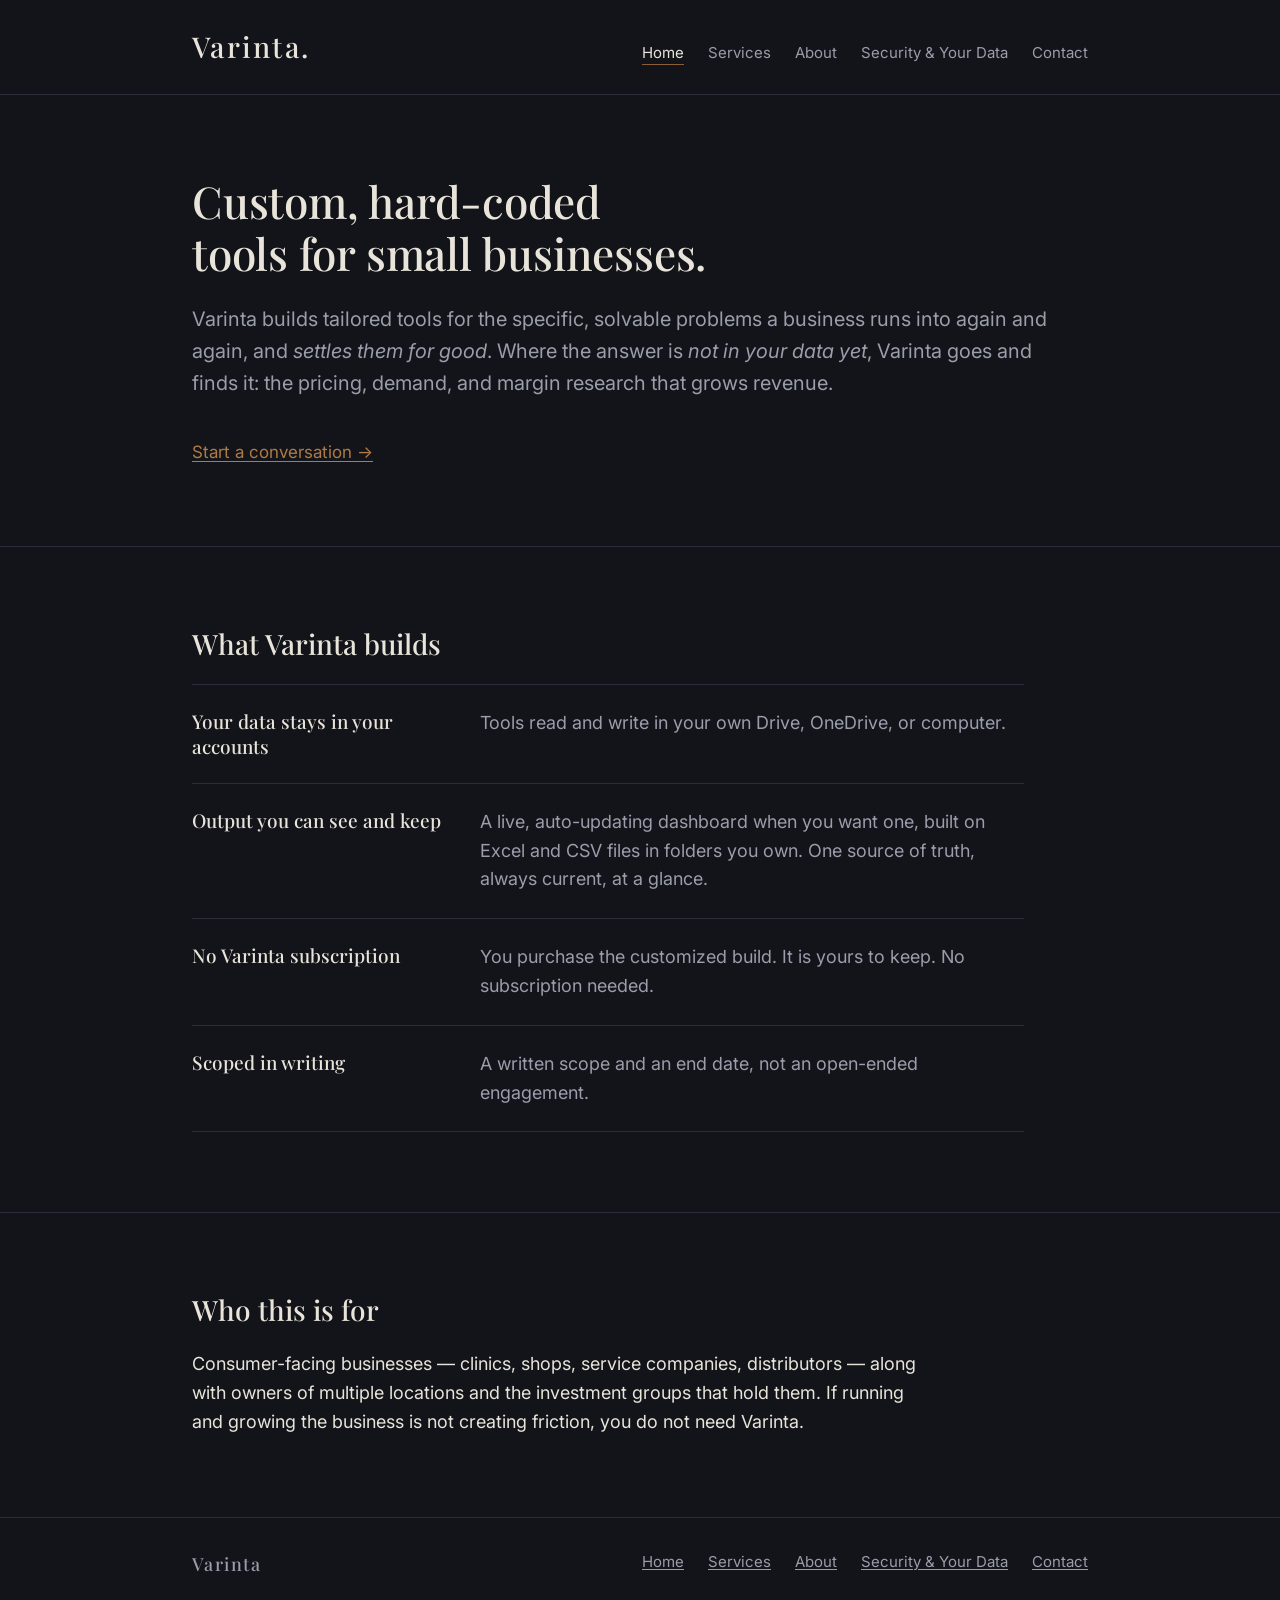
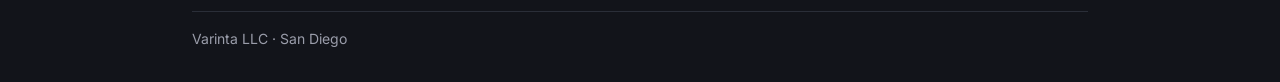
<file: index.html>
<!DOCTYPE html>
<html lang="en">
<head>
<meta charset="utf-8">
<meta name="viewport" content="width=device-width, initial-scale=1">
<title>Varinta — Custom, hard-coded tools for small businesses</title>
<meta name="description" content="Varinta builds custom, hard-coded tools for consumer-facing small businesses. Purchasing, sales, and operations data turned into answers. Not an AI wrapper.">
<link rel="canonical" href="https://varintallc.com/">
<meta property="og:type" content="website">
<meta property="og:site_name" content="Varinta">
<meta property="og:url" content="https://varintallc.com/">
<meta property="og:title" content="Varinta — Custom, hard-coded tools for small businesses">
<meta property="og:description" content="Custom, hard-coded tools for consumer-facing small businesses. Purchasing, sales, and operations data turned into answers. Not an AI wrapper.">
<meta property="og:image" content="https://varintallc.com/favicon.svg">
<meta name="twitter:card" content="summary">
<link rel="icon" href="favicon.svg" type="image/svg+xml">
<link rel="preconnect" href="https://fonts.googleapis.com">
<link rel="preconnect" href="https://fonts.gstatic.com" crossorigin>
<link rel="stylesheet" href="https://fonts.googleapis.com/css2?family=Inter:ital,wght@0,400;0,600;1,400&family=Playfair+Display:wght@500;600&display=swap">
<link rel="stylesheet" href="styles.css">
</head>
<body>

<a class="skip-link" href="#main">Skip to main content</a>

<header class="site-header">
  <div class="container site-header__inner">
    <a class="wordmark" href="index.html">Varinta.</a>
    <nav class="site-nav" aria-label="Main">
      <ul>
        <li><a href="index.html" aria-current="page">Home</a></li>
        <li><a href="services.html">Services</a></li>
        <li><a href="about.html">About</a></li>
        <li><a href="security.html">Security &amp; Your Data</a></li>
        <li><a href="contact.html">Contact</a></li>
      </ul>
    </nav>
  </div>
</header>

<main id="main">

  <section class="hero">
    <div class="container">
      <h1>Custom, hard-coded tools for small businesses.</h1>
      <p class="lead">Varinta builds tailored tools for the specific, solvable problems a business runs into again and again, and <em>settles them for good</em>. Where the answer is <em>not in your data yet</em>, Varinta goes and finds it: the pricing, demand, and margin research that grows revenue.</p>
      <p class="mb-0"><a class="cta" href="contact.html">Start a conversation &rarr;</a></p>
    </div>
  </section>

  <section class="section">
    <div class="container">
      <h2>What Varinta builds</h2>
      <dl class="deflist">
        <div>
          <dt>Your data stays in your accounts</dt>
          <dd>Tools read and write in your own Drive, OneDrive, or computer.</dd>
        </div>
        <div>
          <dt>Output you can see and keep</dt>
          <dd>A live, auto-updating dashboard when you want one, built on Excel and CSV files in folders you own. One source of truth, always current, at a glance.</dd>
        </div>
        <div>
          <dt>No Varinta subscription</dt>
          <dd>You purchase the customized build. It is yours to keep. No subscription needed.</dd>
        </div>
        <div>
          <dt>Scoped in writing</dt>
          <dd>A written scope and an end date, not an open-ended engagement.</dd>
        </div>
      </dl>
    </div>
  </section>

  <section class="section">
    <div class="container">
      <h2>Who this is for</h2>
      <p class="prose mb-0">Consumer-facing businesses &mdash; clinics, shops, service companies, distributors &mdash; along with owners of multiple locations and the investment groups that hold them. If running and growing the business is not creating friction, you do not need Varinta.</p>
    </div>
  </section>

  <!-- [PLACEHOLDER] Client proof. Client logos, a short testimonial, or a
       one-paragraph result summary may be added here as a fourth section once
       the first reference build is complete AND written permission to name the
       client is on file. Kept as a comment rather than an empty box so the home
       page stays clean. Do not publish anything unverified. -->

</main>

<footer class="site-footer">
  <div class="container site-footer__inner">
    <div>
      <a class="wordmark" href="index.html">Varinta</a>
    </div>
    <nav aria-label="Footer">
      <ul>
        <li><a href="index.html">Home</a></li>
        <li><a href="services.html">Services</a></li>
        <li><a href="about.html">About</a></li>
        <li><a href="security.html">Security &amp; Your Data</a></li>
        <li><a href="contact.html">Contact</a></li>
      </ul>
    </nav>
  </div>
  <div class="container">
    <p class="site-footer__legal mb-0">Varinta LLC &middot; San Diego</p>
  </div>
</footer>

</body>
</html>
</file>
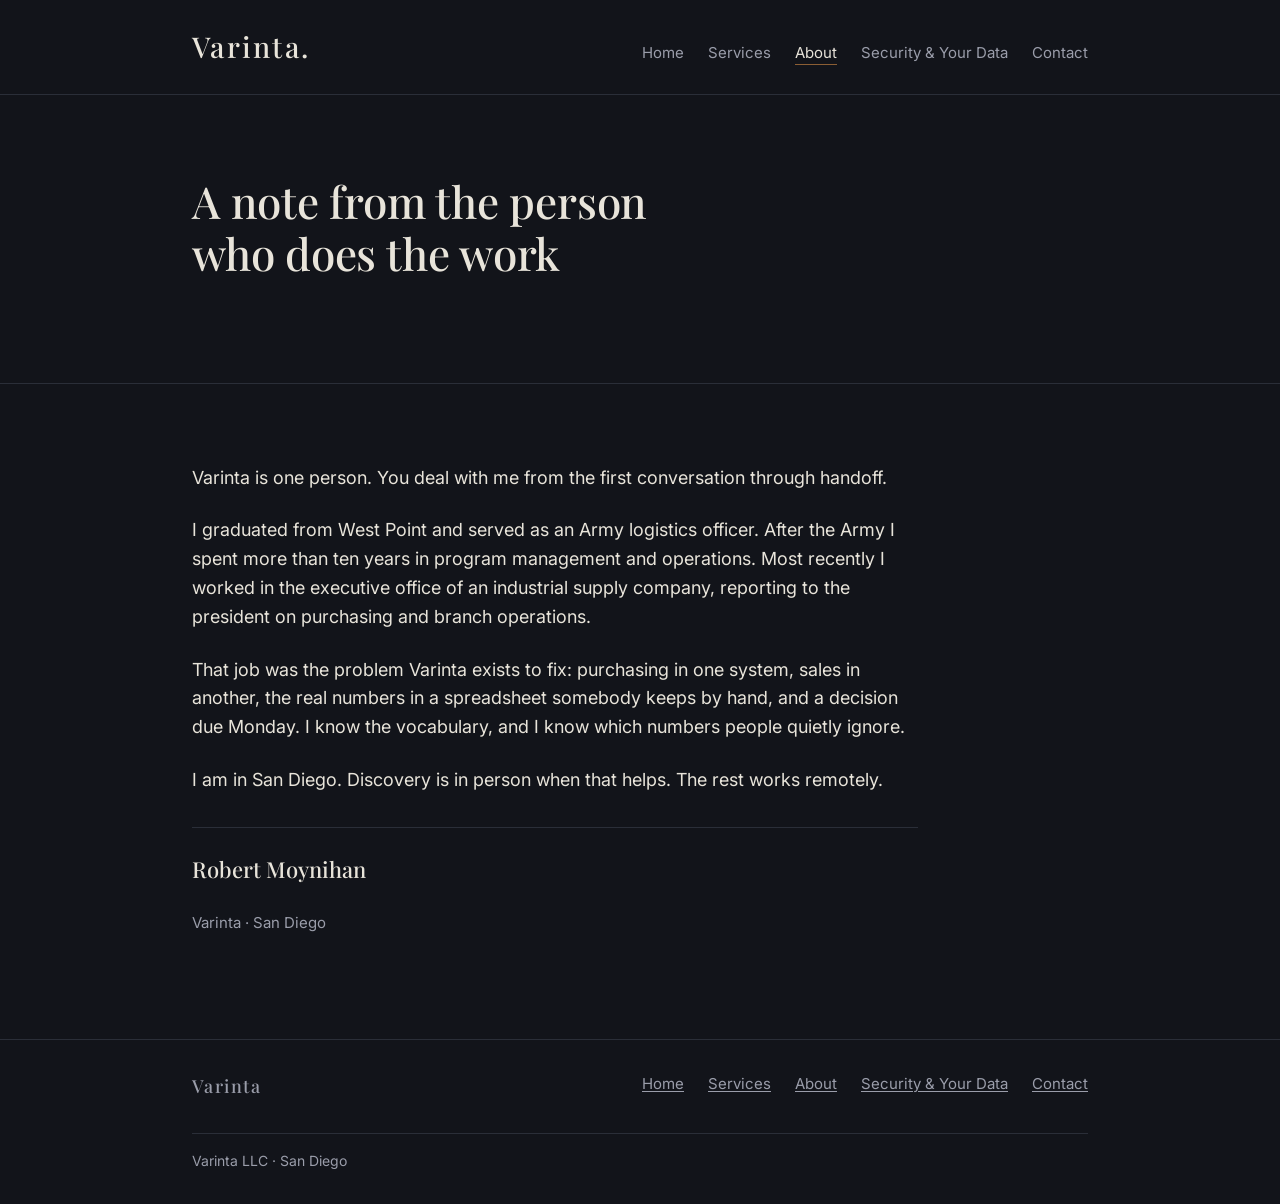
<file: about.html>
<!DOCTYPE html>
<html lang="en">
<head>
<meta charset="utf-8">
<meta name="viewport" content="width=device-width, initial-scale=1">
<title>About — Varinta</title>
<meta name="description" content="Varinta is run by a West Point graduate and former U.S. Army logistics officer with 10+ years in program management and operations, including work in the executive office of an industrial supply company. Based in San Diego.">
<link rel="canonical" href="https://varintallc.com/about.html">
<meta property="og:type" content="website">
<meta property="og:site_name" content="Varinta">
<meta property="og:url" content="https://varintallc.com/about.html">
<meta property="og:title" content="About — Varinta">
<meta property="og:description" content="West Point graduate, former Army logistics officer, 10+ years in program management and operations, including work in the executive office of an industrial supply company. San Diego.">
<meta property="og:image" content="https://varintallc.com/favicon.svg">
<meta name="twitter:card" content="summary">
<link rel="icon" href="favicon.svg" type="image/svg+xml">
<link rel="preconnect" href="https://fonts.googleapis.com">
<link rel="preconnect" href="https://fonts.gstatic.com" crossorigin>
<link rel="stylesheet" href="https://fonts.googleapis.com/css2?family=Inter:ital,wght@0,400;0,600;1,400&family=Playfair+Display:wght@500;600&display=swap">
<link rel="stylesheet" href="styles.css">
</head>
<body>

<a class="skip-link" href="#main">Skip to main content</a>

<header class="site-header">
  <div class="container site-header__inner">
    <a class="wordmark" href="index.html">Varinta.</a>
    <nav class="site-nav" aria-label="Main">
      <ul>
        <li><a href="index.html">Home</a></li>
        <li><a href="services.html">Services</a></li>
        <li><a href="about.html" aria-current="page">About</a></li>
        <li><a href="security.html">Security &amp; Your Data</a></li>
        <li><a href="contact.html">Contact</a></li>
      </ul>
    </nav>
  </div>
</header>

<main id="main">

  <section class="hero">
    <div class="container">
      <h1>A note from the person who does the work</h1>
    </div>
  </section>

  <section class="section">
    <div class="container">

      <div class="letter">
        <p>Varinta is one person. You deal with me from the first conversation through handoff.</p>

        <p>I graduated from West Point and served as an Army logistics officer. After the Army I spent more than ten years in program management and operations. Most recently I worked in the executive office of an industrial supply company, reporting to the president on purchasing and branch operations.</p>

        <p>That job was the problem Varinta exists to fix: purchasing in one system, sales in another, the real numbers in a spreadsheet somebody keeps by hand, and a decision due Monday. I know the vocabulary, and I know which numbers people quietly ignore.</p>

        <p>I am in San Diego. Discovery is in person when that helps. The rest works remotely.</p>

        <div class="signature">
          <p class="signature__name">Robert Moynihan</p>
          <p class="signature__title">Varinta &middot; San Diego</p>
        </div>
      </div>

    </div>
  </section>

</main>

<footer class="site-footer">
  <div class="container site-footer__inner">
    <div>
      <a class="wordmark" href="index.html">Varinta</a>
    </div>
    <nav aria-label="Footer">
      <ul>
        <li><a href="index.html">Home</a></li>
        <li><a href="services.html">Services</a></li>
        <li><a href="about.html">About</a></li>
        <li><a href="security.html">Security &amp; Your Data</a></li>
        <li><a href="contact.html">Contact</a></li>
      </ul>
    </nav>
  </div>
  <div class="container">
    <p class="site-footer__legal mb-0">Varinta LLC &middot; San Diego</p>
  </div>
</footer>

</body>
</html>
</file>
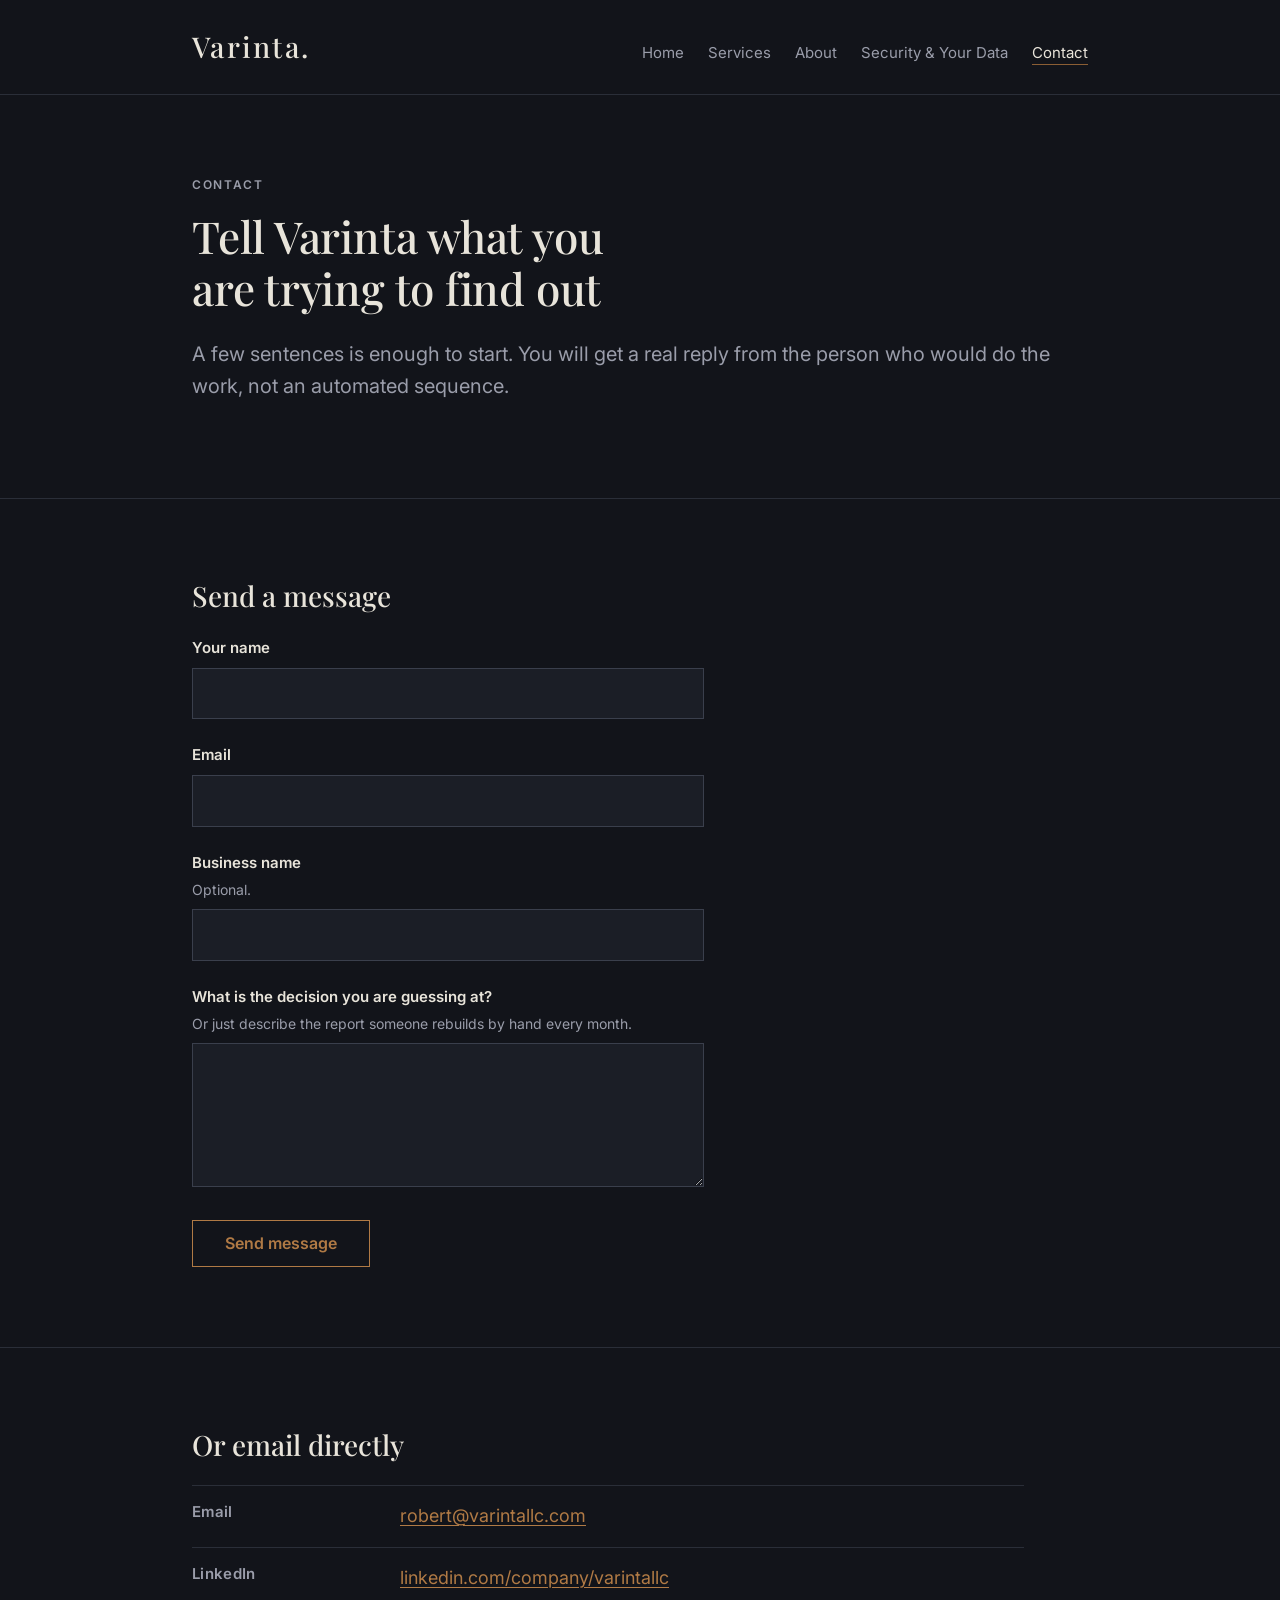
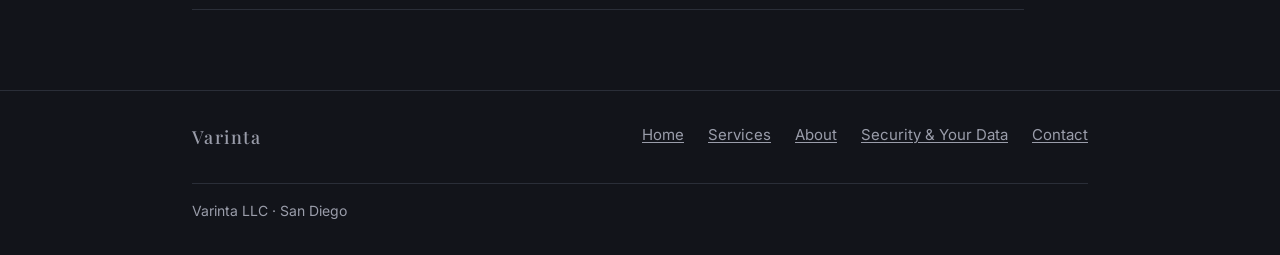
<file: contact.html>
<!DOCTYPE html>
<html lang="en">
<head>
<meta charset="utf-8">
<meta name="viewport" content="width=device-width, initial-scale=1">
<title>Contact — Varinta</title>
<meta name="description" content="Get in touch with Varinta about a custom data tool for your business. Send a message or email directly. San Diego, California.">
<link rel="canonical" href="https://varintallc.com/contact.html">
<meta property="og:type" content="website">
<meta property="og:site_name" content="Varinta">
<meta property="og:url" content="https://varintallc.com/contact.html">
<meta property="og:title" content="Contact — Varinta">
<meta property="og:description" content="Tell Varinta the decision you are guessing at. Short message, straight answer, no sales sequence.">
<meta property="og:image" content="https://varintallc.com/favicon.svg">
<meta name="twitter:card" content="summary">
<link rel="icon" href="favicon.svg" type="image/svg+xml">
<link rel="preconnect" href="https://fonts.googleapis.com">
<link rel="preconnect" href="https://fonts.gstatic.com" crossorigin>
<link rel="stylesheet" href="https://fonts.googleapis.com/css2?family=Inter:ital,wght@0,400;0,600;1,400&family=Playfair+Display:wght@500;600&display=swap">
<link rel="stylesheet" href="styles.css">
</head>
<body>

<a class="skip-link" href="#main">Skip to main content</a>

<header class="site-header">
  <div class="container site-header__inner">
    <a class="wordmark" href="index.html">Varinta.</a>
    <nav class="site-nav" aria-label="Main">
      <ul>
        <li><a href="index.html">Home</a></li>
        <li><a href="services.html">Services</a></li>
        <li><a href="about.html">About</a></li>
        <li><a href="security.html">Security &amp; Your Data</a></li>
        <li><a href="contact.html" aria-current="page">Contact</a></li>
      </ul>
    </nav>
  </div>
</header>

<main id="main">

  <section class="hero">
    <div class="container">
      <p class="eyebrow">Contact</p>
      <h1>Tell Varinta what you are trying to find out</h1>
      <p class="lead">A few sentences is enough to start. You will get a real reply from the person who would do the work, not an automated sequence.</p>
    </div>
  </section>

  <section class="section">
    <div class="container">
      <h2>Send a message</h2>

      <!-- [PLACEHOLDER] Replace the action URL with your real Formspree (or similar) endpoint,
           e.g. https://formspree.io/f/xxxxxxxx -->
      <form class="form" action="[PLACEHOLDER_FORM_ENDPOINT]" method="POST">

        <div class="field">
          <label for="name">Your name</label>
          <input type="text" id="name" name="name" autocomplete="name" required>
        </div>

        <div class="field">
          <label for="email">Email</label>
          <input type="email" id="email" name="email" autocomplete="email" required>
        </div>

        <div class="field">
          <label for="company">Business name
            <span class="hint">Optional.</span>
          </label>
          <input type="text" id="company" name="company" autocomplete="organization">
        </div>

        <div class="field">
          <label for="message">What is the decision you are guessing at?
            <span class="hint">Or just describe the report someone rebuilds by hand every month.</span>
          </label>
          <textarea id="message" name="message" required></textarea>
        </div>

        <!-- Simple spam trap. Hidden from people, usually filled in by bots. -->
        <div class="visually-hidden" aria-hidden="true">
          <label for="website">Leave this field empty</label>
          <input type="text" id="website" name="_gotcha" tabindex="-1" autocomplete="off">
        </div>

        <button class="btn" type="submit">Send message</button>
      </form>
    </div>
  </section>

  <section class="section">
    <div class="container">
      <h2>Or email directly</h2>
      <dl class="deflist deflist--facts">
        <div>
          <dt>Email</dt>
          <dd><a href="mailto:robert@varintallc.com">robert@varintallc.com</a></dd>
        </div>
        <div>
          <dt>LinkedIn</dt>
          <dd><a href="https://www.linkedin.com/company/varintallc/" rel="me noopener">linkedin.com/company/varintallc</a></dd>
        </div>
      </dl>
    </div>
  </section>

</main>

<footer class="site-footer">
  <div class="container site-footer__inner">
    <div>
      <a class="wordmark" href="index.html">Varinta</a>
    </div>
    <nav aria-label="Footer">
      <ul>
        <li><a href="index.html">Home</a></li>
        <li><a href="services.html">Services</a></li>
        <li><a href="about.html">About</a></li>
        <li><a href="security.html">Security &amp; Your Data</a></li>
        <li><a href="contact.html">Contact</a></li>
      </ul>
    </nav>
  </div>
  <div class="container">
    <p class="site-footer__legal mb-0">Varinta LLC &middot; San Diego</p>
  </div>
</footer>

</body>
</html>
</file>
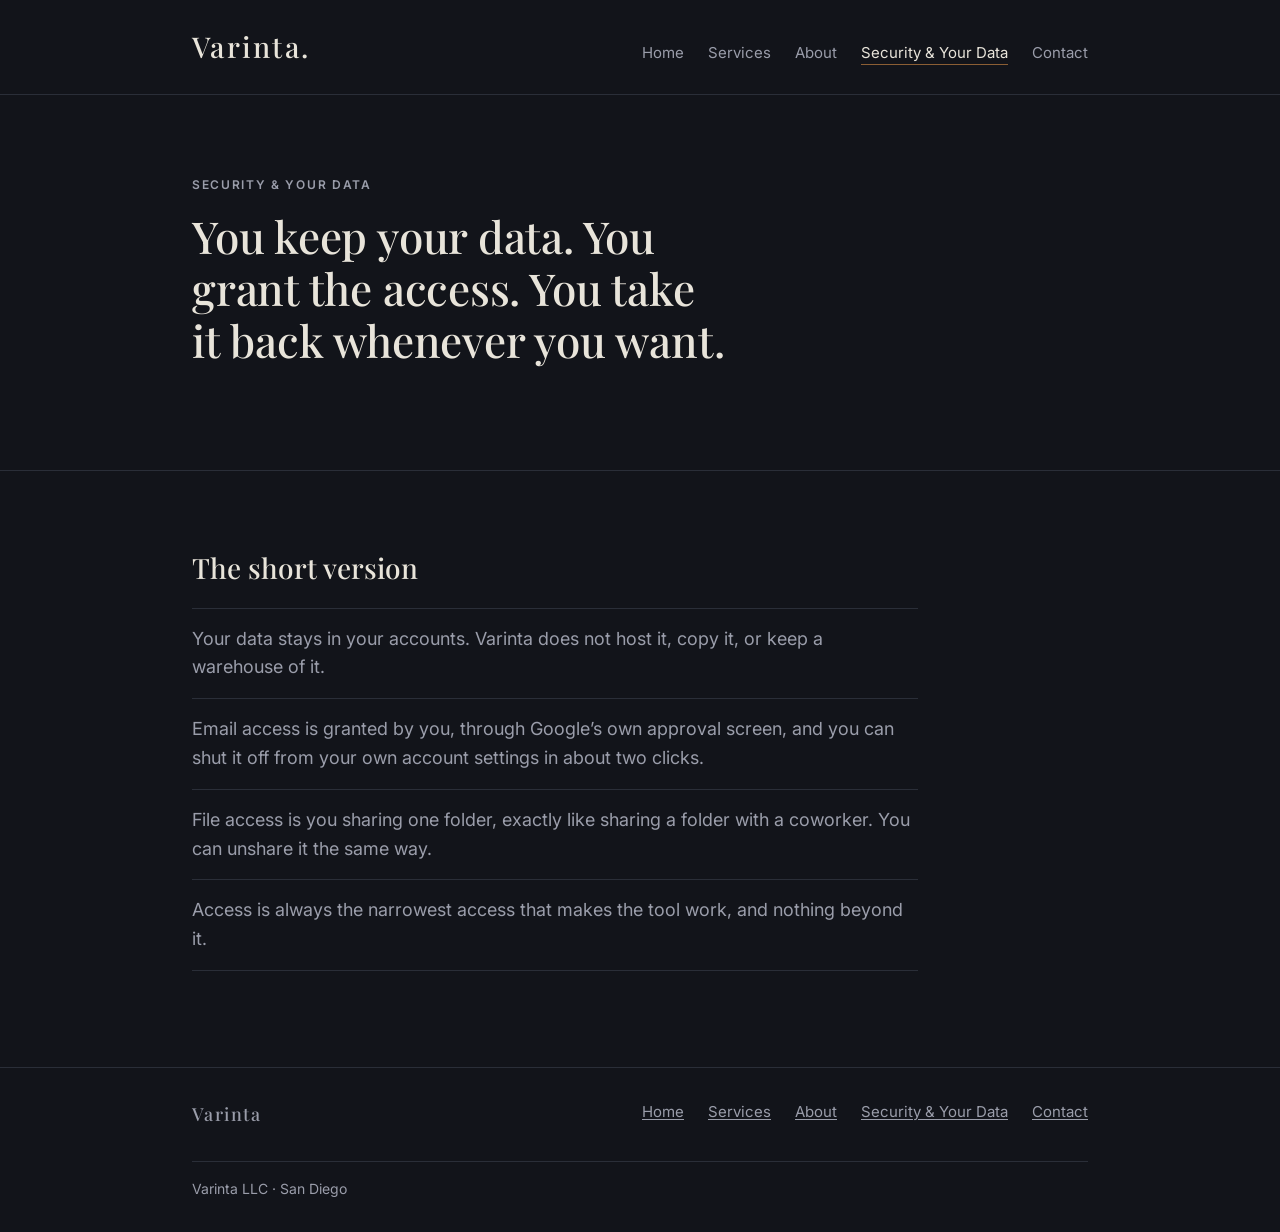
<file: security.html>
<!DOCTYPE html>
<html lang="en">
<head>
<meta charset="utf-8">
<meta name="viewport" content="width=device-width, initial-scale=1">
<title>Security &amp; Your Data — Varinta</title>
<meta name="description" content="How Varinta handles access to your email and files: your data stays in your own accounts, no password sharing ever, Google OAuth for email, a dedicated service account for one shared folder, and access you can revoke yourself in two clicks.">
<link rel="canonical" href="https://varintallc.com/security.html">
<meta property="og:type" content="website">
<meta property="og:site_name" content="Varinta">
<meta property="og:url" content="https://varintallc.com/security.html">
<meta property="og:title" content="Security &amp; Your Data — Varinta">
<meta property="og:description" content="Your data stays where it already lives. No passwords, ever. Narrow access you grant yourself and can revoke yourself, at any time, without asking us.">
<meta property="og:image" content="https://varintallc.com/favicon.svg">
<meta name="twitter:card" content="summary">
<link rel="icon" href="favicon.svg" type="image/svg+xml">
<link rel="preconnect" href="https://fonts.googleapis.com">
<link rel="preconnect" href="https://fonts.gstatic.com" crossorigin>
<link rel="stylesheet" href="https://fonts.googleapis.com/css2?family=Inter:ital,wght@0,400;0,600;1,400&family=Playfair+Display:wght@500;600&display=swap">
<link rel="stylesheet" href="styles.css">
</head>
<body>

<a class="skip-link" href="#main">Skip to main content</a>

<header class="site-header">
  <div class="container site-header__inner">
    <a class="wordmark" href="index.html">Varinta.</a>
    <nav class="site-nav" aria-label="Main">
      <ul>
        <li><a href="index.html">Home</a></li>
        <li><a href="services.html">Services</a></li>
        <li><a href="about.html">About</a></li>
        <li><a href="security.html" aria-current="page">Security &amp; Your Data</a></li>
        <li><a href="contact.html">Contact</a></li>
      </ul>
    </nav>
  </div>
</header>

<main id="main">

  <section class="hero">
    <div class="container">
      <p class="eyebrow">Security &amp; Your Data</p>
      <h1>You keep your data. You grant the access. You take it back whenever you want.</h1>
    </div>
  </section>

  <section class="section">
    <div class="container">
      <h2>The short version</h2>
      <ul class="list-plain">
        <li>Your data stays in your accounts. Varinta does not host it, copy it, or keep a warehouse of it.</li>
        <li>Email access is granted by you, through Google&rsquo;s own approval screen, and you can shut it off from your own account settings in about two clicks.</li>
        <li>File access is you sharing one folder, exactly like sharing a folder with a coworker. You can unshare it the same way.</li>
        <li>Access is always the narrowest access that makes the tool work, and nothing beyond it.</li>
      </ul>
    </div>
  </section>

</main>

<footer class="site-footer">
  <div class="container site-footer__inner">
    <div>
      <a class="wordmark" href="index.html">Varinta</a>
    </div>
    <nav aria-label="Footer">
      <ul>
        <li><a href="index.html">Home</a></li>
        <li><a href="services.html">Services</a></li>
        <li><a href="about.html">About</a></li>
        <li><a href="security.html">Security &amp; Your Data</a></li>
        <li><a href="contact.html">Contact</a></li>
      </ul>
    </nav>
  </div>
  <div class="container">
    <p class="site-footer__legal mb-0">Varinta LLC &middot; San Diego</p>
  </div>
</footer>

</body>
</html>
</file>
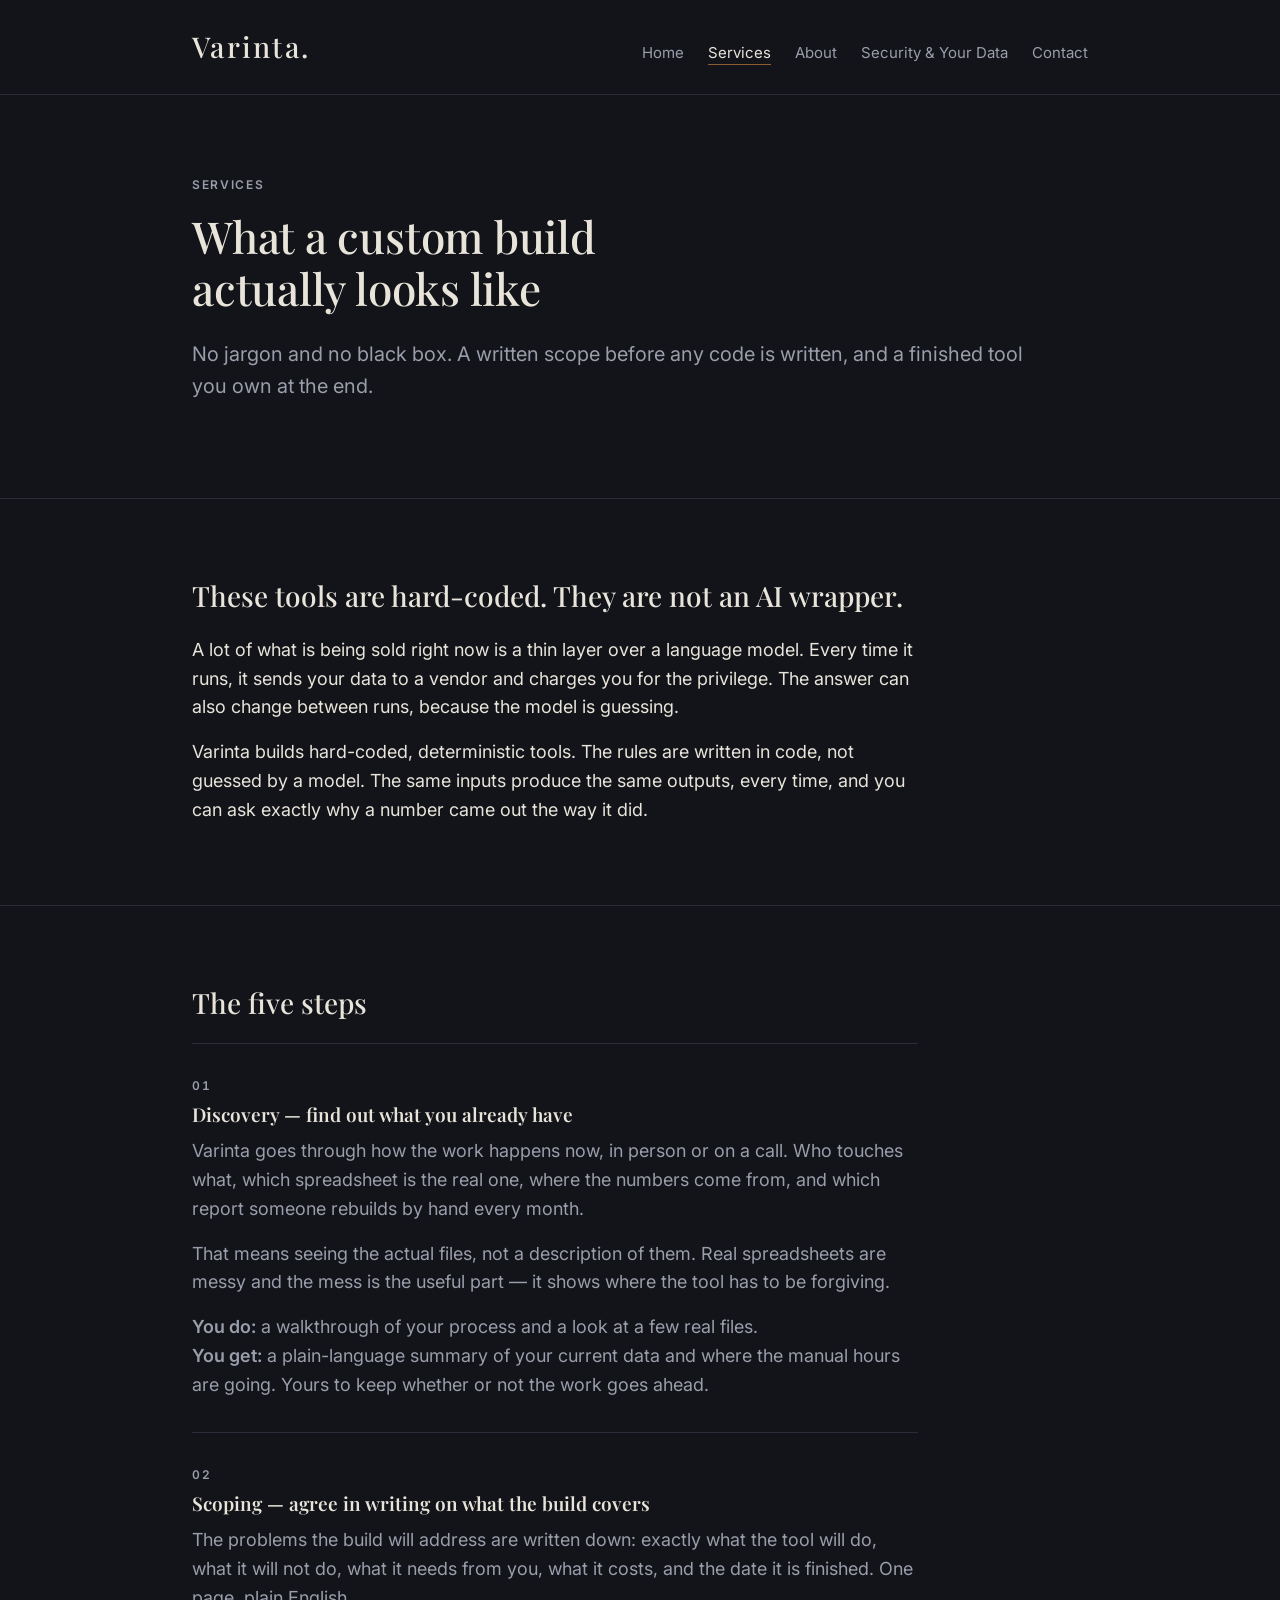
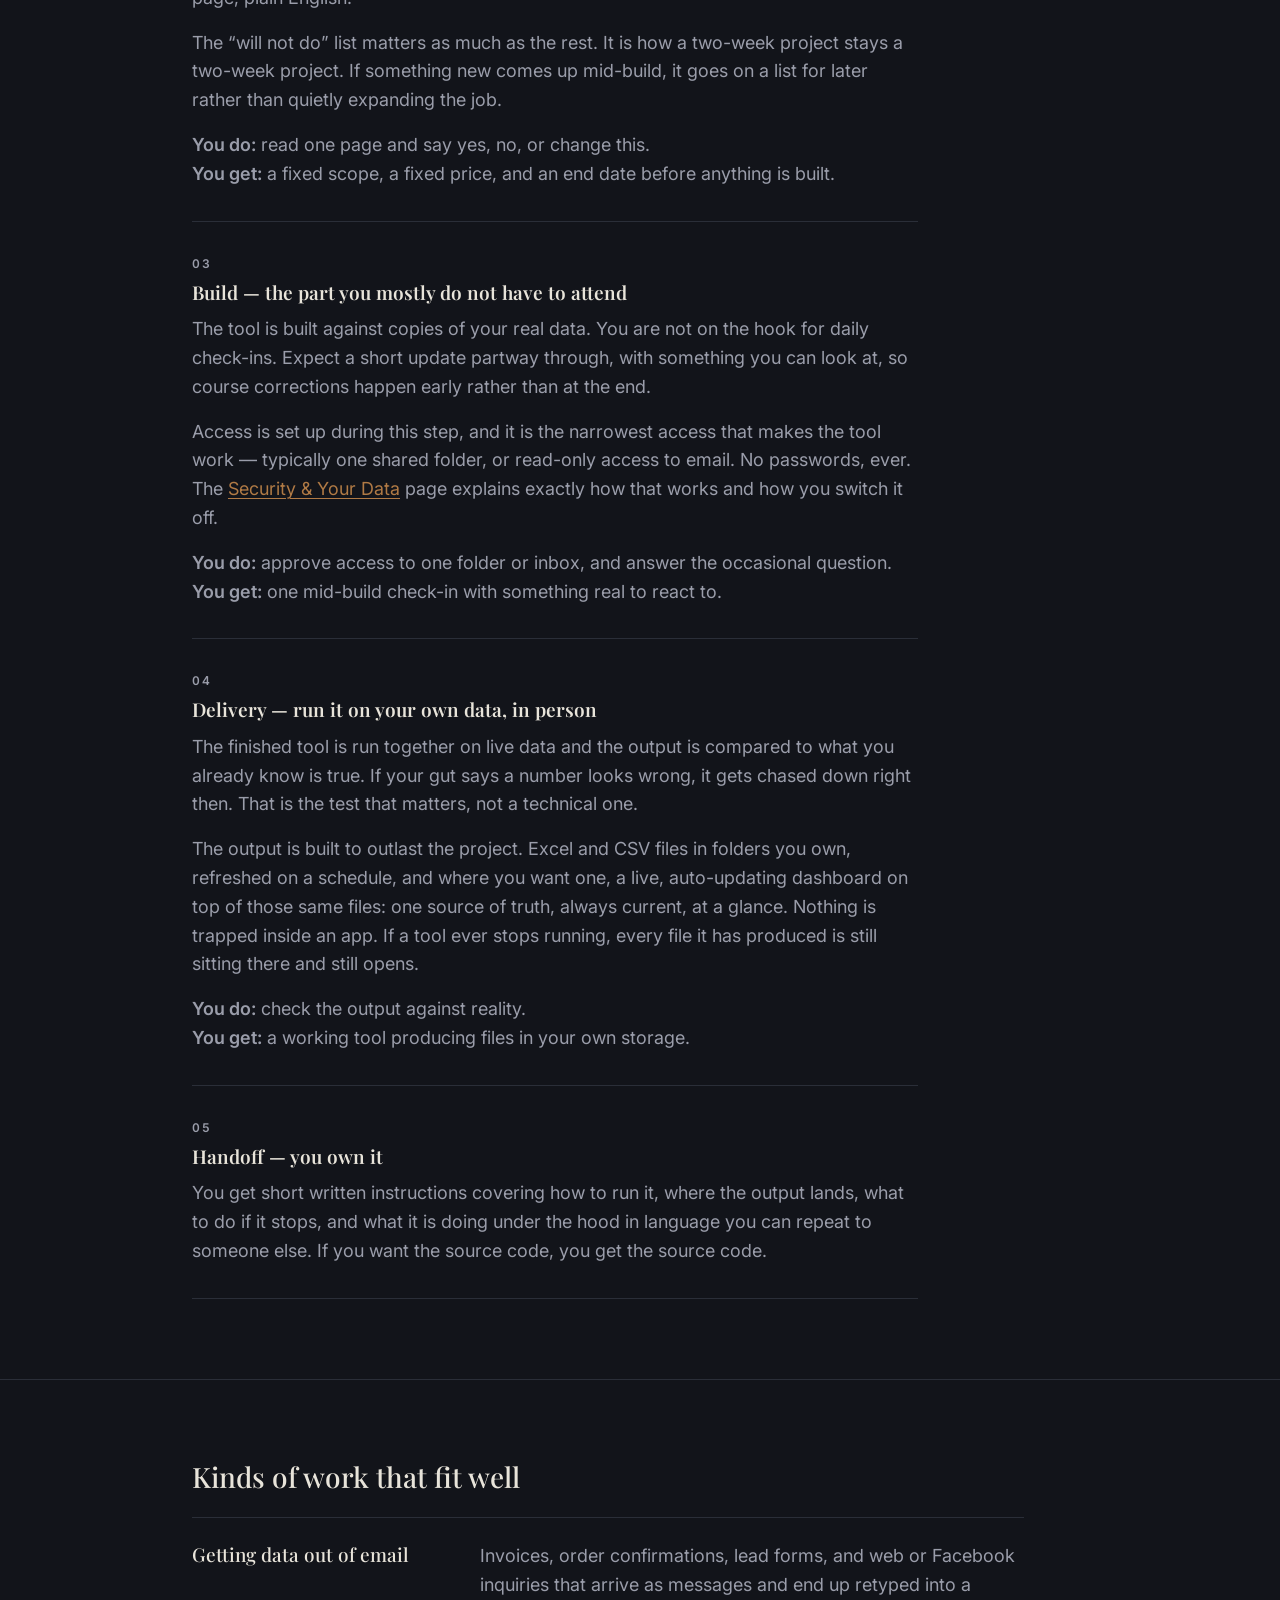
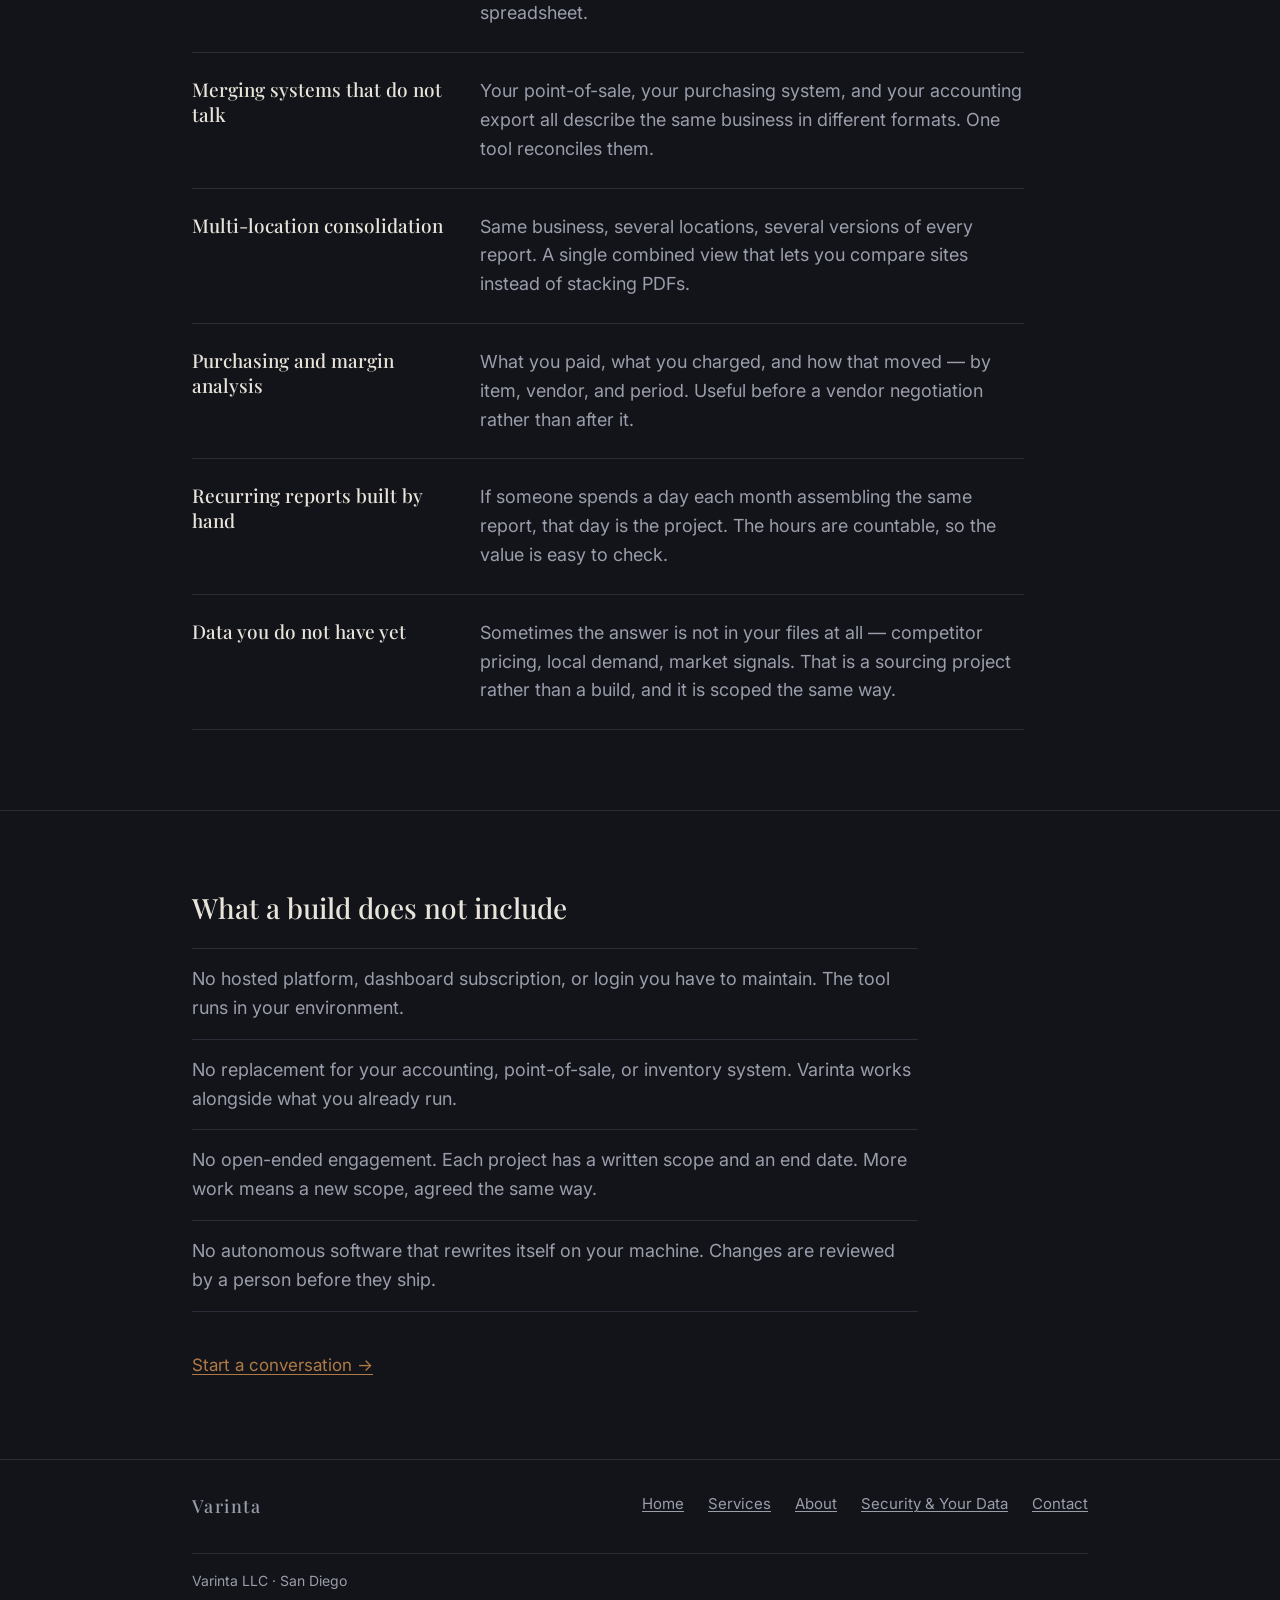
<file: services.html>
<!DOCTYPE html>
<html lang="en">
<head>
<meta charset="utf-8">
<meta name="viewport" content="width=device-width, initial-scale=1">
<title>Services — How a Varinta build works</title>
<meta name="description" content="What a custom Varinta build looks like, step by step: discovery of your existing data and workflows, scoping in writing, build, delivery, and handoff. Written for non-technical owners.">
<link rel="canonical" href="https://varintallc.com/services.html">
<meta property="og:type" content="website">
<meta property="og:site_name" content="Varinta">
<meta property="og:url" content="https://varintallc.com/services.html">
<meta property="og:title" content="Services — How a Varinta build works">
<meta property="og:description" content="Discovery, scoping, build, delivery, handoff. A custom data tool project explained for a non-technical business owner.">
<meta property="og:image" content="https://varintallc.com/favicon.svg">
<meta name="twitter:card" content="summary">
<link rel="icon" href="favicon.svg" type="image/svg+xml">
<link rel="preconnect" href="https://fonts.googleapis.com">
<link rel="preconnect" href="https://fonts.gstatic.com" crossorigin>
<link rel="stylesheet" href="https://fonts.googleapis.com/css2?family=Inter:ital,wght@0,400;0,600;1,400&family=Playfair+Display:wght@500;600&display=swap">
<link rel="stylesheet" href="styles.css">
</head>
<body>

<a class="skip-link" href="#main">Skip to main content</a>

<header class="site-header">
  <div class="container site-header__inner">
    <a class="wordmark" href="index.html">Varinta.</a>
    <nav class="site-nav" aria-label="Main">
      <ul>
        <li><a href="index.html">Home</a></li>
        <li><a href="services.html" aria-current="page">Services</a></li>
        <li><a href="about.html">About</a></li>
        <li><a href="security.html">Security &amp; Your Data</a></li>
        <li><a href="contact.html">Contact</a></li>
      </ul>
    </nav>
  </div>
</header>

<main id="main">

  <section class="hero">
    <div class="container">
      <p class="eyebrow">Services</p>
      <h1>What a custom build actually looks like</h1>
      <p class="lead">No jargon and no black box. A written scope before any code is written, and a finished tool you own at the end.</p>
    </div>
  </section>

  <section class="section">
    <div class="container">
      <div class="prose">
        <h2>These tools are hard-coded. They are not an AI wrapper.</h2>
        <p>A lot of what is being sold right now is a thin layer over a language model. Every time it runs, it sends your data to a vendor and charges you for the privilege. The answer can also change between runs, because the model is guessing.</p>
        <p class="mb-0">Varinta builds hard-coded, deterministic tools. The rules are written in code, not guessed by a model. The same inputs produce the same outputs, every time, and you can ask exactly why a number came out the way it did.</p>
      </div>
    </div>
  </section>

  <section class="section">
    <div class="container">
      <h2>The five steps</h2>

      <ol class="steps">
        <li>
          <h3>Discovery &mdash; find out what you already have</h3>
          <p>Varinta goes through how the work happens now, in person or on a call. Who touches what, which spreadsheet is the real one, where the numbers come from, and which report someone rebuilds by hand every month.</p>
          <p>That means seeing the actual files, not a description of them. Real spreadsheets are messy and the mess is the useful part &mdash; it shows where the tool has to be forgiving.</p>
          <p><strong>You do:</strong> a walkthrough of your process and a look at a few real files.<br>
             <strong>You get:</strong> a plain-language summary of your current data and where the manual hours are going. Yours to keep whether or not the work goes ahead.</p>
        </li>
        <li>
          <h3>Scoping &mdash; agree in writing on what the build covers</h3>
          <p>The problems the build will address are written down: exactly what the tool will do, what it will not do, what it needs from you, what it costs, and the date it is finished. One page, plain English.</p>
          <p>The &ldquo;will not do&rdquo; list matters as much as the rest. It is how a two-week project stays a two-week project. If something new comes up mid-build, it goes on a list for later rather than quietly expanding the job.</p>
          <p><strong>You do:</strong> read one page and say yes, no, or change this.<br>
             <strong>You get:</strong> a fixed scope, a fixed price, and an end date before anything is built.</p>
        </li>
        <li>
          <h3>Build &mdash; the part you mostly do not have to attend</h3>
          <p>The tool is built against copies of your real data. You are not on the hook for daily check-ins. Expect a short update partway through, with something you can look at, so course corrections happen early rather than at the end.</p>
          <p>Access is set up during this step, and it is the narrowest access that makes the tool work &mdash; typically one shared folder, or read-only access to email. No passwords, ever. The <a href="security.html">Security &amp; Your Data</a> page explains exactly how that works and how you switch it off.</p>
          <p><strong>You do:</strong> approve access to one folder or inbox, and answer the occasional question.<br>
             <strong>You get:</strong> one mid-build check-in with something real to react to.</p>
        </li>
        <li>
          <h3>Delivery &mdash; run it on your own data, in person</h3>
          <p>The finished tool is run together on live data and the output is compared to what you already know is true. If your gut says a number looks wrong, it gets chased down right then. That is the test that matters, not a technical one.</p>
          <p>The output is built to outlast the project. Excel and CSV files in folders you own, refreshed on a schedule, and where you want one, a live, auto-updating dashboard on top of those same files: one source of truth, always current, at a glance. Nothing is trapped inside an app. If a tool ever stops running, every file it has produced is still sitting there and still opens.</p>
          <p><strong>You do:</strong> check the output against reality.<br>
             <strong>You get:</strong> a working tool producing files in your own storage.</p>
        </li>
        <li>
          <h3>Handoff &mdash; you own it</h3>
          <p>You get short written instructions covering how to run it, where the output lands, what to do if it stops, and what it is doing under the hood in language you can repeat to someone else. If you want the source code, you get the source code.</p>
        </li>
      </ol>
    </div>
  </section>

  <section class="section">
    <div class="container">
      <h2>Kinds of work that fit well</h2>
      <dl class="deflist">
        <div>
          <dt>Getting data out of email</dt>
          <dd>Invoices, order confirmations, lead forms, and web or Facebook inquiries that arrive as messages and end up retyped into a spreadsheet.</dd>
        </div>
        <div>
          <dt>Merging systems that do not talk</dt>
          <dd>Your point-of-sale, your purchasing system, and your accounting export all describe the same business in different formats. One tool reconciles them.</dd>
        </div>
        <div>
          <dt>Multi-location consolidation</dt>
          <dd>Same business, several locations, several versions of every report. A single combined view that lets you compare sites instead of stacking PDFs.</dd>
        </div>
        <div>
          <dt>Purchasing and margin analysis</dt>
          <dd>What you paid, what you charged, and how that moved &mdash; by item, vendor, and period. Useful before a vendor negotiation rather than after it.</dd>
        </div>
        <div>
          <dt>Recurring reports built by hand</dt>
          <dd>If someone spends a day each month assembling the same report, that day is the project. The hours are countable, so the value is easy to check.</dd>
        </div>
        <div>
          <dt>Data you do not have yet</dt>
          <dd>Sometimes the answer is not in your files at all &mdash; competitor pricing, local demand, market signals. That is a sourcing project rather than a build, and it is scoped the same way.</dd>
        </div>
      </dl>
    </div>
  </section>

  <section class="section">
    <div class="container">
      <h2>What a build does not include</h2>
      <ul class="list-plain">
        <li>No hosted platform, dashboard subscription, or login you have to maintain. The tool runs in your environment.</li>
        <li>No replacement for your accounting, point-of-sale, or inventory system. Varinta works alongside what you already run.</li>
        <li>No open-ended engagement. Each project has a written scope and an end date. More work means a new scope, agreed the same way.</li>
        <li>No autonomous software that rewrites itself on your machine. Changes are reviewed by a person before they ship.</li>
      </ul>
      <p class="mb-0"><a class="cta" href="contact.html">Start a conversation &rarr;</a></p>
    </div>
  </section>


</main>

<footer class="site-footer">
  <div class="container site-footer__inner">
    <div>
      <a class="wordmark" href="index.html">Varinta</a>
    </div>
    <nav aria-label="Footer">
      <ul>
        <li><a href="index.html">Home</a></li>
        <li><a href="services.html">Services</a></li>
        <li><a href="about.html">About</a></li>
        <li><a href="security.html">Security &amp; Your Data</a></li>
        <li><a href="contact.html">Contact</a></li>
      </ul>
    </nav>
  </div>
  <div class="container">
    <p class="site-footer__legal mb-0">Varinta LLC &middot; San Diego</p>
  </div>
</footer>

</body>
</html>
</file>
<file: styles.css>
/* ==========================================================================
   Varinta — styles.css
   Static site. No build step. No dependencies. No JavaScript.

   NO ANIMATION RULE
   There are no transitions, transforms, keyframes, scroll effects, or sticky
   elements anywhere in this file. The only state change on an interactive
   element is a flat color change on :hover and :focus-visible. Nothing on
   this site moves. See README.md → Design system for why.
   ========================================================================== */

/* --------------------------------------------------------------------------
   PALETTE

   Three palettes. ONE is active (Graphite & Brass, below). To switch:
   comment out the active :root block by wrapping it in slash-star / star-slash,
   then delete the comment markers around the block you want. Nothing else in
   this file needs to change — every color comes from these variables.

   Contrast ratios below were measured against --color-bg (WCAG 2.1).
   -------------------------------------------------------------------------- */

/* ---------- Palette 1 — "Graphite & Brass" (ACTIVE) ----------
   Dark graphite paper, parchment ink, aged brass accent.          */
:root {
  --color-bg:          #12141a;  /* page background */
  --color-surface:     #1b1e26;  /* recessed panels, form fields */
  --color-rule:        #2a2e38;  /* 1px hairline rules */
  --color-rule-strong: #3a3f4c;  /* dashed placeholder outlines */
  --color-text:        #e8e4da;  /* parchment body text — 14.50:1 on bg */
  --color-muted:       #9a9daa;  /* secondary text —      6.82:1 on bg */
  --color-accent:      #8b5e34;  /* aged brass. RULES AND BORDERS ONLY:
                                    3.29:1 on bg, too low for body text. */
  --color-link:        #b07a45;  /* brass, lightened for text — 5.01:1 on bg,
                                    4.54:1 on --color-surface. Passes AA. */
  --color-link-hover:  #d0a070;  /* hover/focus — 8.09:1 on bg */
  --color-on-accent:   #12141a;  /* text on a filled brass surface */
}

/* ---------- Palette 2 — "Oxblood" ----------
   Same graphite paper; the brass is replaced by a deep oxblood red.
   NOTE: the natural link red for this palette, #b04848, measures only
   3.39:1 on the background and fails AA for body-size text, so the link
   token below is lightened to #c86a6a (5.02:1). #b04848 is kept as the
   structural border accent, where 3:1 is sufficient.

:root {
  --color-bg:          #12141a;
  --color-surface:     #1b1e26;
  --color-rule:        #2a2e38;
  --color-rule-strong: #3a3f4c;
  --color-text:        #e8e4da;
  --color-muted:       #9a9daa;
  --color-accent:      #7a2b2b;
  --color-link:        #c86a6a;
  --color-link-hover:  #e09090;
  --color-on-accent:   #12141a;
}
---------------------------------------------------- */

/* ---------- Palette 3 — "Ivory" ----------
   Light inverse escape hatch: parchment paper, graphite ink, the same brass.
   Use if the dark site ever reads as too severe for a given audience.

:root {
  --color-bg:          #f4f1ea;
  --color-surface:     #eae6dc;
  --color-rule:        #d5cfc2;
  --color-rule-strong: #b8b1a1;
  --color-text:        #1c1b19;
  --color-muted:       #5c574f;
  --color-accent:      #8b5e34;
  --color-link:        #7a5126;
  --color-link-hover:  #4e3418;
  --color-on-accent:   #f4f1ea;
}
---------------------------------------------------- */

/* --------------------------------------------------------------------------
   Type and scale tokens (palette-independent)
   -------------------------------------------------------------------------- */
:root {
  --font-serif: "Playfair Display", Georgia, "Times New Roman", Times, serif;
  --font-sans:  "Inter", -apple-system, BlinkMacSystemFont, "Segoe UI", Roboto,
                "Helvetica Neue", Arial, sans-serif;

  --measure:    66ch;    /* 60–70 character line length */
  --width-page: 60rem;

  --space-1: 0.25rem;
  --space-2: 0.5rem;
  --space-3: 0.75rem;
  --space-4: 1rem;
  --space-5: 1.5rem;
  --space-6: 2rem;
  --space-7: 3rem;    /* section padding, mobile */
  --space-8: 5rem;    /* section padding, desktop */
}

/* --------------------------------------------------------------------------
   Reset / base
   -------------------------------------------------------------------------- */
*,
*::before,
*::after { box-sizing: border-box; }

html {
  font-size: 100%;
  -webkit-text-size-adjust: 100%;
  /* No smooth scrolling. Jumps are instant. */
}

body {
  margin: 0;
  background: var(--color-bg);
  color: var(--color-text);
  font-family: var(--font-sans);
  font-size: 1.0625rem;   /* 17px mobile */
  line-height: 1.6;
  font-variant-numeric: oldstyle-num proportional-nums;
  -webkit-font-smoothing: antialiased;
}

@media (min-width: 48em) {
  body { font-size: 1.125rem; }  /* 18px desktop */
}

img, svg { max-width: 100%; height: auto; }

h1, h2, h3 {
  font-family: var(--font-serif);
  font-weight: 500;
  line-height: 1.18;
  margin: 0 0 var(--space-5);
  text-wrap: balance;
}

h1 { font-size: 2rem; letter-spacing: -0.005em; }
h2 { font-size: 1.5rem; }
h3 { font-size: 1.1875rem; font-weight: 600; }

@media (min-width: 48em) {
  h1 { font-size: 2.75rem; }
  h2 { font-size: 1.75rem; }
}

p, ul, ol, dl { margin: 0 0 var(--space-4); }

strong { font-weight: 600; }

a {
  color: var(--color-link);
  text-decoration: underline;
  text-underline-offset: 0.16em;
  text-decoration-thickness: 1px;
}
a:hover,
a:focus { color: var(--color-link-hover); }

:focus-visible {
  outline: 2px solid var(--color-link);
  outline-offset: 2px;
}

hr,
.rule {
  border: 0;
  border-top: 1px solid var(--color-rule);
  margin: 0;
}

code {
  font-family: ui-monospace, SFMono-Regular, Menlo, Consolas, monospace;
  font-size: 0.9em;
  color: var(--color-muted);
  word-break: break-word;
}

/* --------------------------------------------------------------------------
   Layout
   -------------------------------------------------------------------------- */
.container {
  width: 100%;
  max-width: var(--width-page);
  margin-inline: auto;
  padding-inline: var(--space-4);
}

@media (min-width: 40em) {
  .container { padding-inline: var(--space-6); }
}

.section { padding-block: var(--space-7); }

@media (min-width: 48em) {
  .section { padding-block: var(--space-8); }
}

/* A hairline rule between every stacked block. This is the only structure
   on the site — there are no cards, boxes, or shadows. */
.section + .section,
.hero + .section { border-top: 1px solid var(--color-rule); }

.prose { max-width: var(--measure); }
.prose > :last-child { margin-bottom: 0; }

.lead {
  font-size: 1.125rem;
  color: var(--color-muted);
  max-width: var(--measure);
}

@media (min-width: 48em) {
  .lead { font-size: 1.25rem; }
}

.eyebrow {
  font-family: var(--font-sans);
  font-size: 0.75rem;
  font-weight: 600;
  letter-spacing: 0.14em;
  text-transform: uppercase;
  color: var(--color-muted);
  margin: 0 0 var(--space-4);
}

.skip-link {
  position: absolute;
  left: -9999px;
  top: 0;
  background: var(--color-surface);
  color: var(--color-text);
  border: 1px solid var(--color-accent);
  padding: var(--space-3) var(--space-4);
  text-decoration: underline;
  z-index: 10;
}
.skip-link:focus {
  left: var(--space-4);
  top: var(--space-3);
}

/* --------------------------------------------------------------------------
   Header — static, top of page. Never sticky, never fixed.
   -------------------------------------------------------------------------- */
.site-header {
  border-bottom: 1px solid var(--color-rule);
}

.site-header__inner {
  display: flex;
  flex-wrap: wrap;
  align-items: baseline;
  justify-content: space-between;
  gap: var(--space-3) var(--space-6);
  padding-block: var(--space-5);
}

.wordmark {
  font-family: var(--font-serif);
  font-weight: 500;
  font-size: 1.375rem;
  letter-spacing: 0.08em;
  color: var(--color-text);
  text-decoration: none;
}

.site-header .wordmark {
  font-size: 1.7875rem; /* 30% larger than the footer wordmark */
}
.wordmark:hover,
.wordmark:focus { color: var(--color-link); }

.site-nav ul {
  display: flex;
  flex-wrap: wrap;
  gap: var(--space-2) var(--space-5);
  list-style: none;
  margin: 0;
  padding: 0;
}

.site-nav a {
  color: var(--color-muted);
  text-decoration: none;
  font-size: 0.9375rem;
  padding-bottom: 2px;
  border-bottom: 1px solid transparent;
}
.site-nav a:hover,
.site-nav a:focus { color: var(--color-text); }

.site-nav a[aria-current="page"] {
  color: var(--color-text);
  border-bottom-color: var(--color-accent);
}

/* Below 640px the nav stacks as a plain, always-visible list.
   There is no hamburger and no toggle. */
@media (max-width: 39.99em) {
  .site-header__inner {
    display: block;
    padding-block: var(--space-4);
  }
  .wordmark { display: block; margin-bottom: var(--space-3); }
  .site-nav ul {
    display: block;
  }
  .site-nav li { margin-bottom: var(--space-2); }
  .site-nav a { display: inline-block; }
}

/* --------------------------------------------------------------------------
   Hero
   -------------------------------------------------------------------------- */
.hero { padding-block: var(--space-7) var(--space-7); }

@media (min-width: 48em) {
  .hero { padding-block: var(--space-8) var(--space-8); }
}

.hero h1 { max-width: 22ch; }

/* --------------------------------------------------------------------------
   Call to action — one per page. A text link, not a button.
   -------------------------------------------------------------------------- */
.cta {
  display: inline-block;
  margin-top: var(--space-5);
  font-size: 1.0625rem;
  color: var(--color-link);
  text-decoration: underline;
  text-underline-offset: 0.2em;
}
.cta:hover,
.cta:focus { color: var(--color-link-hover); }

/* --------------------------------------------------------------------------
   Two-column definition lists — label left, text right.
   The prospectus layout. Used instead of card grids.
   -------------------------------------------------------------------------- */
.deflist {
  margin: 0;
  max-width: 52rem;
}

.deflist > div {
  padding-block: var(--space-5);
  border-top: 1px solid var(--color-rule);
}
.deflist > div:last-child { border-bottom: 1px solid var(--color-rule); }

@media (min-width: 44em) {
  .deflist > div {
    display: grid;
    grid-template-columns: 16rem 1fr;
    gap: var(--space-6);
    align-items: start;
  }
}

.deflist dt {
  font-family: var(--font-serif);
  font-weight: 500;
  font-size: 1.1875rem;
  line-height: 1.3;
  color: var(--color-text);
  margin-bottom: var(--space-2);
}

@media (min-width: 44em) {
  .deflist dt { margin-bottom: 0; }
}

.deflist dd {
  margin: 0;
  color: var(--color-muted);
  max-width: var(--measure);
}
.deflist dd > :last-child { margin-bottom: 0; }

/* Narrower label column for short contact facts. */
.deflist--facts > div { padding-block: var(--space-4); }
@media (min-width: 44em) {
  .deflist--facts > div { grid-template-columns: 11rem 1fr; }
}
.deflist--facts dt {
  font-family: var(--font-sans);
  font-size: 0.9375rem;
  font-weight: 600;
  letter-spacing: 0.02em;
  color: var(--color-muted);
}
.deflist--facts dd { color: var(--color-text); }

/* --------------------------------------------------------------------------
   Numbered steps — plain, no circles, no timeline graphic
   -------------------------------------------------------------------------- */
.steps {
  list-style: none;
  counter-reset: step;
  margin: 0;
  padding: 0;
  max-width: var(--measure);
}

.steps > li {
  counter-increment: step;
  padding-block: var(--space-6);
  border-top: 1px solid var(--color-rule);
}
.steps > li:last-child { border-bottom: 1px solid var(--color-rule); }
.steps > li > :last-child { margin-bottom: 0; }

.steps > li::before {
  content: counter(step, decimal-leading-zero);
  display: block;
  font-family: var(--font-sans);
  font-size: 0.75rem;
  font-weight: 600;
  letter-spacing: 0.14em;
  color: var(--color-muted);
  font-variant-numeric: lining-nums tabular-nums;
  margin-bottom: var(--space-2);
}

.steps h3 { margin-bottom: var(--space-3); }
.steps p { color: var(--color-muted); }

/* --------------------------------------------------------------------------
   Plain lists
   -------------------------------------------------------------------------- */
.list-plain {
  list-style: none;
  padding: 0;
  margin: 0 0 var(--space-4);
  max-width: var(--measure);
}
.list-plain > li {
  padding-block: var(--space-4);
  border-top: 1px solid var(--color-rule);
  color: var(--color-muted);
}
.list-plain > li:last-child { border-bottom: 1px solid var(--color-rule); }
.list-plain strong { color: var(--color-text); }

/* Ordered lists inside prose */
.prose ol { padding-left: 1.25rem; color: var(--color-muted); }
.prose ol li { margin-bottom: var(--space-3); }
.prose ul { padding-left: 1.25rem; }

/* --------------------------------------------------------------------------
   Placeholder blocks — visible only until Robert fills them in.
   Deliberately unstyled and plain so they never read as design.
   -------------------------------------------------------------------------- */
.placeholder {
  border: 1px dashed var(--color-rule-strong);
  padding: var(--space-5);
  margin-top: var(--space-6);
  max-width: 44rem;
  color: var(--color-muted);
  font-size: 0.9375rem;
}
.placeholder > :last-child { margin-bottom: 0; }
.placeholder__tag {
  display: block;
  font-size: 0.6875rem;
  font-weight: 600;
  letter-spacing: 0.14em;
  text-transform: uppercase;
  color: var(--color-muted);
  margin-bottom: var(--space-3);
}

/* --------------------------------------------------------------------------
   Letter (About page)
   -------------------------------------------------------------------------- */
.letter { max-width: var(--measure); }
.letter p { margin-bottom: var(--space-5); }

.signature {
  margin-top: var(--space-6);
  padding-top: var(--space-5);
  border-top: 1px solid var(--color-rule);
}
.signature__name {
  font-family: var(--font-serif);
  font-size: 1.375rem;
  font-weight: 500;
  margin: 0 0 var(--space-1);
}
.signature__title {
  font-size: 0.9375rem;
  color: var(--color-muted);
  margin: 0;
}

/* --------------------------------------------------------------------------
   Form
   -------------------------------------------------------------------------- */
.form { max-width: 32rem; }

.field { margin-bottom: var(--space-5); }

.field label {
  display: block;
  font-weight: 600;
  font-size: 0.9375rem;
  margin-bottom: var(--space-2);
}

.field .hint {
  display: block;
  font-weight: 400;
  font-size: 0.875rem;
  color: var(--color-muted);
  margin-top: var(--space-1);
}

.field input,
.field textarea {
  width: 100%;
  font: inherit;
  font-size: 1rem;
  color: var(--color-text);
  background: var(--color-surface);
  border: 1px solid var(--color-rule-strong);
  border-radius: 0;
  padding: var(--space-3);
}

.field input:focus,
.field textarea:focus { border-color: var(--color-link); }

.field textarea { min-height: 9rem; resize: vertical; }

/* Flat rectangular submit. 1px accent border, accent text, fills on hover. */
.btn {
  display: inline-block;
  background: transparent;
  color: var(--color-link);
  border: 1px solid var(--color-link);
  border-radius: 0;
  padding: var(--space-3) var(--space-6);
  font: inherit;
  font-size: 1rem;
  font-weight: 600;
  line-height: 1.3;
  cursor: pointer;
}
.btn:hover,
.btn:focus {
  background: var(--color-link);
  color: var(--color-on-accent);
}

/* --------------------------------------------------------------------------
   Footer
   -------------------------------------------------------------------------- */
.site-footer {
  border-top: 1px solid var(--color-rule);
  padding-block: var(--space-6);
  font-size: 0.9375rem;
  color: var(--color-muted);
}

.site-footer__inner {
  display: grid;
  gap: var(--space-5);
}

@media (min-width: 44em) {
  .site-footer__inner {
    grid-template-columns: 1fr auto;
    align-items: start;
  }
}

.site-footer .wordmark {
  font-size: 1.125rem;
  display: block;
  margin-bottom: var(--space-2);
}

.site-footer ul {
  list-style: none;
  margin: 0;
  padding: 0;
  display: flex;
  flex-wrap: wrap;
  gap: var(--space-2) var(--space-5);
}

.site-footer a { color: var(--color-muted); }
.site-footer a:hover,
.site-footer a:focus { color: var(--color-text); }

.site-footer__legal {
  margin: var(--space-5) 0 0;
  padding-top: var(--space-4);
  border-top: 1px solid var(--color-rule);
  font-size: 0.875rem;
}

/* Utilities */
.mb-0 { margin-bottom: 0; }
.mt-6 { margin-top: var(--space-6); }
.visually-hidden {
  position: absolute;
  width: 1px; height: 1px;
  padding: 0; margin: -1px;
  overflow: hidden;
  clip: rect(0 0 0 0);
  white-space: nowrap;
  border: 0;
}
</file>
